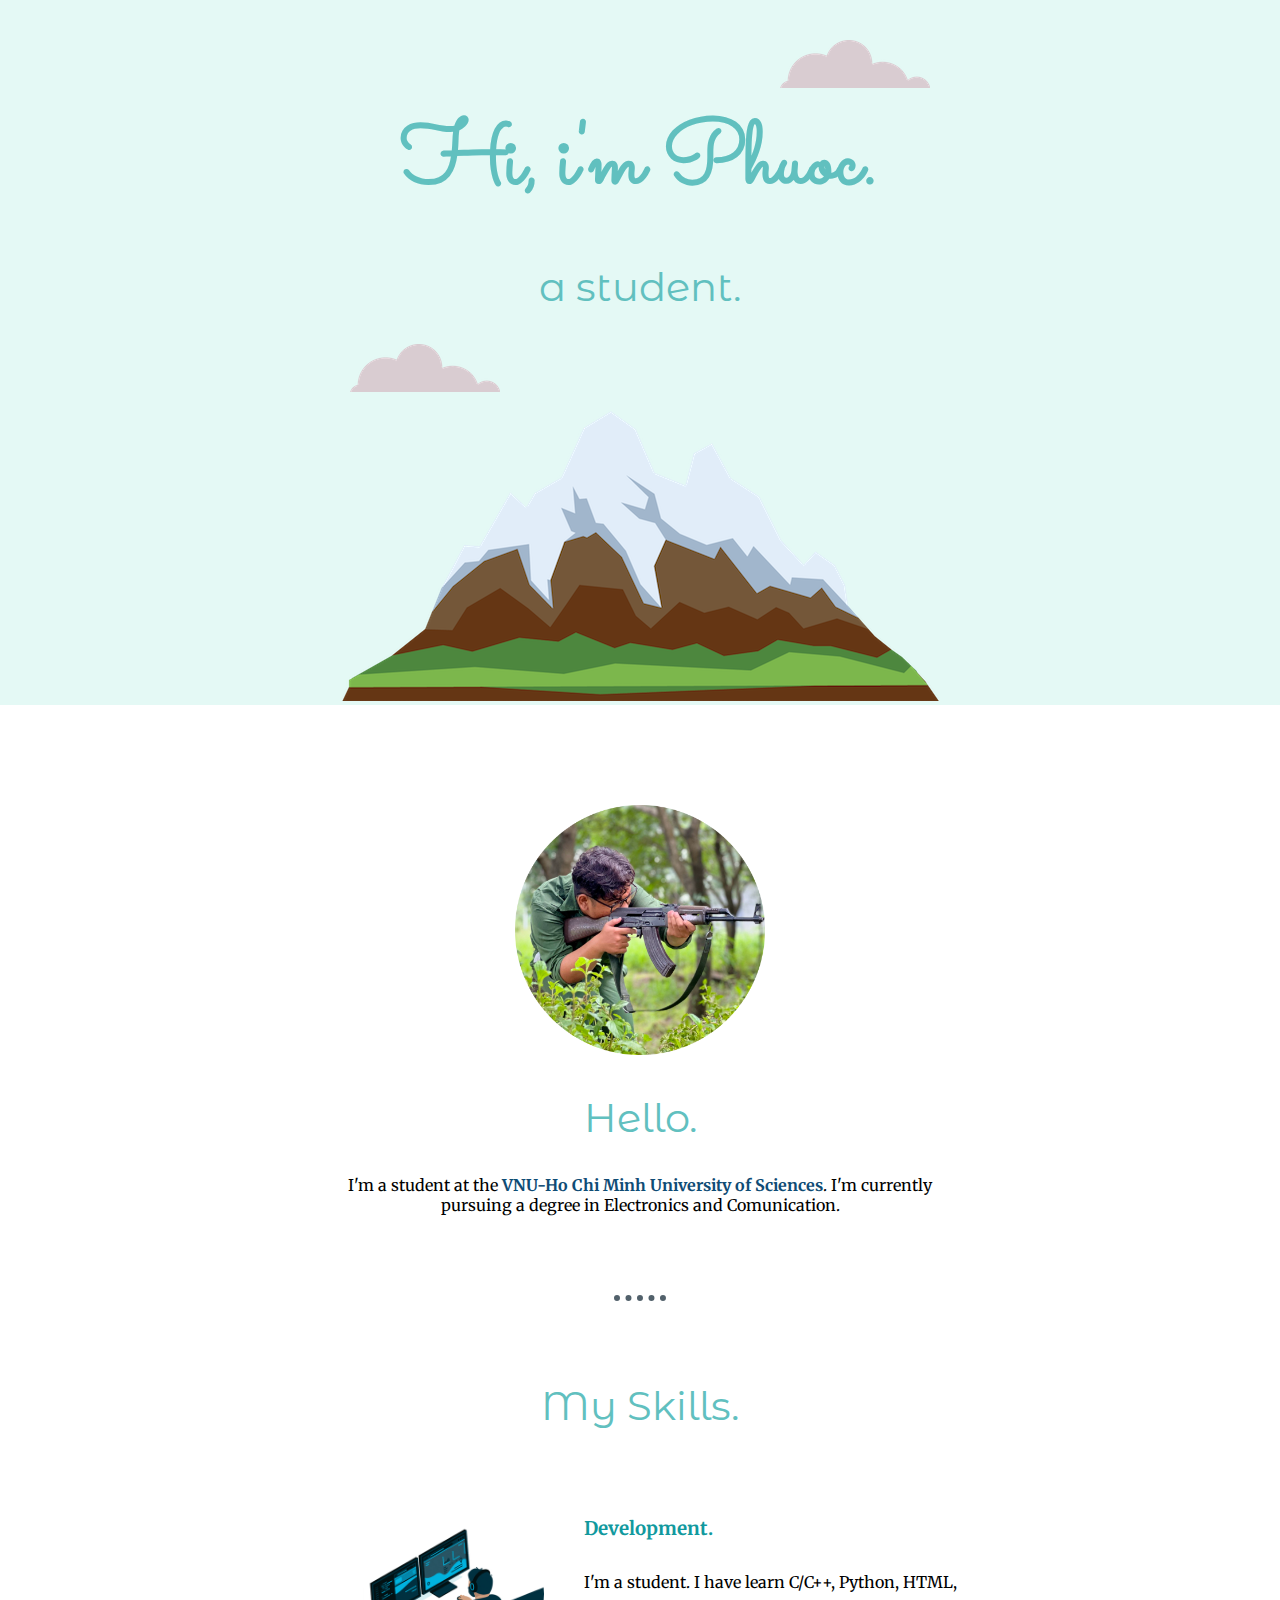
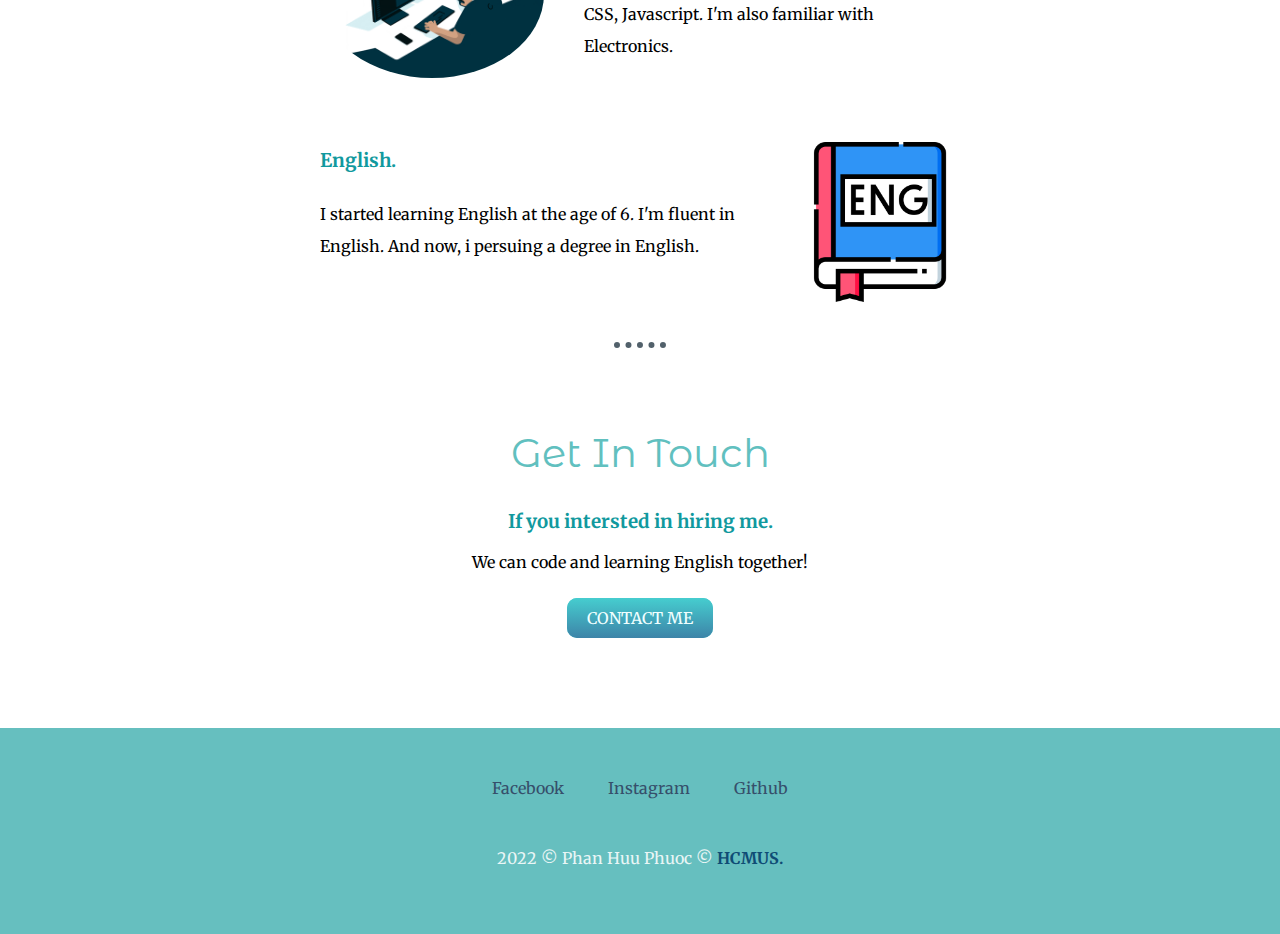
<file: index.html>
<!DOCTYPE html>
<html lang="en">

<head>
    <meta charset="UTF-8">
    <meta http-equiv="X-UA-Compatible" content="IE=edge">
    <meta name="viewport" content="width=device-width, initial-scale=1.0">
    <title>Phuoc's first website.</title>
    <link rel="stylesheet" href="css/styles.css">
    <link rel="apple-touch-icon" sizes="180x180" href="favicon_io/android-chrome-192x192.png">
    <link rel="icon" type="image/png" sizes="32x32" href="favicon_io/favicon-32x32.png">
    <link rel="icon" type="image/png" sizes="16x16" href="favicon_io/favicon-16x16.png">
    <link rel="manifest" href="/site.webmanifest">
    <link rel="preconnect" href="https://fonts.googleapis.com">
    <link rel="preconnect" href="https://fonts.gstatic.com" crossorigin>
    <link
        href="https://fonts.googleapis.com/css2?family=Merriweather&family=Oleo+Script+Swash+Caps&family=Righteous&family=Sacramento&display=swap"
        rel="stylesheet">
    <link href="https://fonts.googleapis.com/css2?family=Montserrat+Alternates&display=swap" rel="stylesheet">
</head>

<body>
    <div class="top-container">
        <img class="top-cloud" src="images/cloud.png" alt="clound-img">
        <h1 class="name">Hi, i'm Phuoc.</h1>
        <h2 class="stu">a student.</h2>
        <img class="bottom-cloud" src="images/cloud.png" alt="clound-img">
        <img class="mountain" src="images/mountain.png" alt="mountain-img">
    </div>
    <div class="middle-container">
        <div class="profile">
            <img src="images/Phuoc.png" alt="Face" width="250" height="250">
            <h2>Hello.</h2>
            <p class="introduce">
                I'm a student at the <a href="https://www.hcmus.edu.vn/" style="color: #0F4C75; text-decoration: none;">
                    <strong>VNU-Ho Chi Minh University of
                        Sciences</strong></a>. I'm currently pursuing a degree in Electronics and Comunication.
            </p>
        </div>
        <hr>
        <div class="skills">
            <h2>My Skills.</h2>
            <div class="skill-row">
                <img class="coding" src="images/coding.gif" alt="coding">
                <h3>Development.</h3>
                <p>
                    I'm a student. I have learn C/C++, Python, HTML, CSS, Javascript. I'm also familiar with
                    Electronics.
                </p>
            </div>
            <div class="skill-row">
                <img class="eng" src="images/eng.png" alt="eng">
                <h3>English.</h3>
                <p class="eng-cont">
                    I started learning English at the age of 6. I'm fluent in English. And now, i persuing a degree in
                    English.
                </p>
            </div>
        </div>
        <hr>
        <div class="contact-me">
            <h2>Get In Touch</h2>
            <h3>If you intersted in hiring me.</h3>
            <p>We can code and learning English together!</p><br>
            <a class="btn" href="mailto:hphuoc578@email.com">CONTACT ME</a>
        </div>
    </div>
    <div class="bottom-container">
        <a class="footer-link" href="https://www.facebook.com/hphuoc578/">Facebook</a>
        <a class="footer-link" href="https://www.instagram.com/phuo_cpha.n/">Instagram</a>
        <a class="footer-link" href="https://github.com/Phuoc2003">Github</a>
        <p class="copyright"">2022 © Phan Huu Phuoc © <strong><a href=" https://www.hcmus.edu.vn/"
            style="text-decoration: none; color: #0F4C75">HCMUS.</a></strong></p>
    </div>

</body>

</html>
</file>
<file: css/styles.css>
body {
    margin: 0;
    text-align: center;
    font-family: 'Merriweather', serif;
}

h1 {
    margin: 0 auto;
    font-family: 'Sacramento', cursive;
    font-size: 5.526rem;
}

h2 {
    font-family: 'Montserrat Alternates', sans-serif;
    font-size: 2.5rem;
    font-weight: normal;
}

h1,
h2 {
    color: #61C0BF;
}

h3,
.footer-link,
.btn {
    color: #11999E;
}

hr {
    margin: 80px auto;
    border-style: dotted;
    height: 0px;
    width: 4%;
    border-width: 6px 0 0 0;
    border-color: #52616B;

}

.top-container {
    padding-top: 100px;
    position: relative;
    background-color: #E4F9F5;
}

.top-cloud {
    position: absolute;
    right: 350px;
    top: 40px;
}

.bottom-cloud {
    position: absolute;
    left: 350px;
}

.mountain {
    position: relative;
    top: auto;
    right: auto;
    bottom: 0px;
}

.middle-container {
    margin: 100px auto;
}

.introduce {
    width: 50%;
    margin: 0px auto;
}

.coding {
    border-radius: 100%;
    width: 35%;
    float: left;
    margin-right: 40px;
}

.eng {
    width: 25%;
    float: right;
    margin-left: 40px;
}

.skill-row {
    line-height: 2;
    text-align: left;
    width: 50%;
    margin: 80px auto;
}

.btn {
    background: #46CDCF;
    background-image: -webkit-linear-gradient(top, #46CDCF, #3D84A8);
    background-image: -moz-linear-gradient(top, #46CDCF, #3D84A8);
    background-image: -ms-linear-gradient(top, #46CDCF, #3D84A8);
    background-image: -o-linear-gradient(top, #46CDCF, #3D84A8);
    background-image: linear-gradient(to bottom, #46CDCF, #3D84A8);
    border-radius: 10px;
    color: azure;
    padding: 10px 20px 10px 20px;
    text-decoration: none;
}

.bottom-container {
    padding-top: 50px;
    padding-bottom: 50px;
    ;
    background-color: #66BFBF;
}

.footer-link {
    color: #364F6B;
    margin: 0 20px 0 20px;
    text-decoration: none;
}

.copyright {
    margin-top: 50px;
    color: #EAF6F6;
}
</file>
